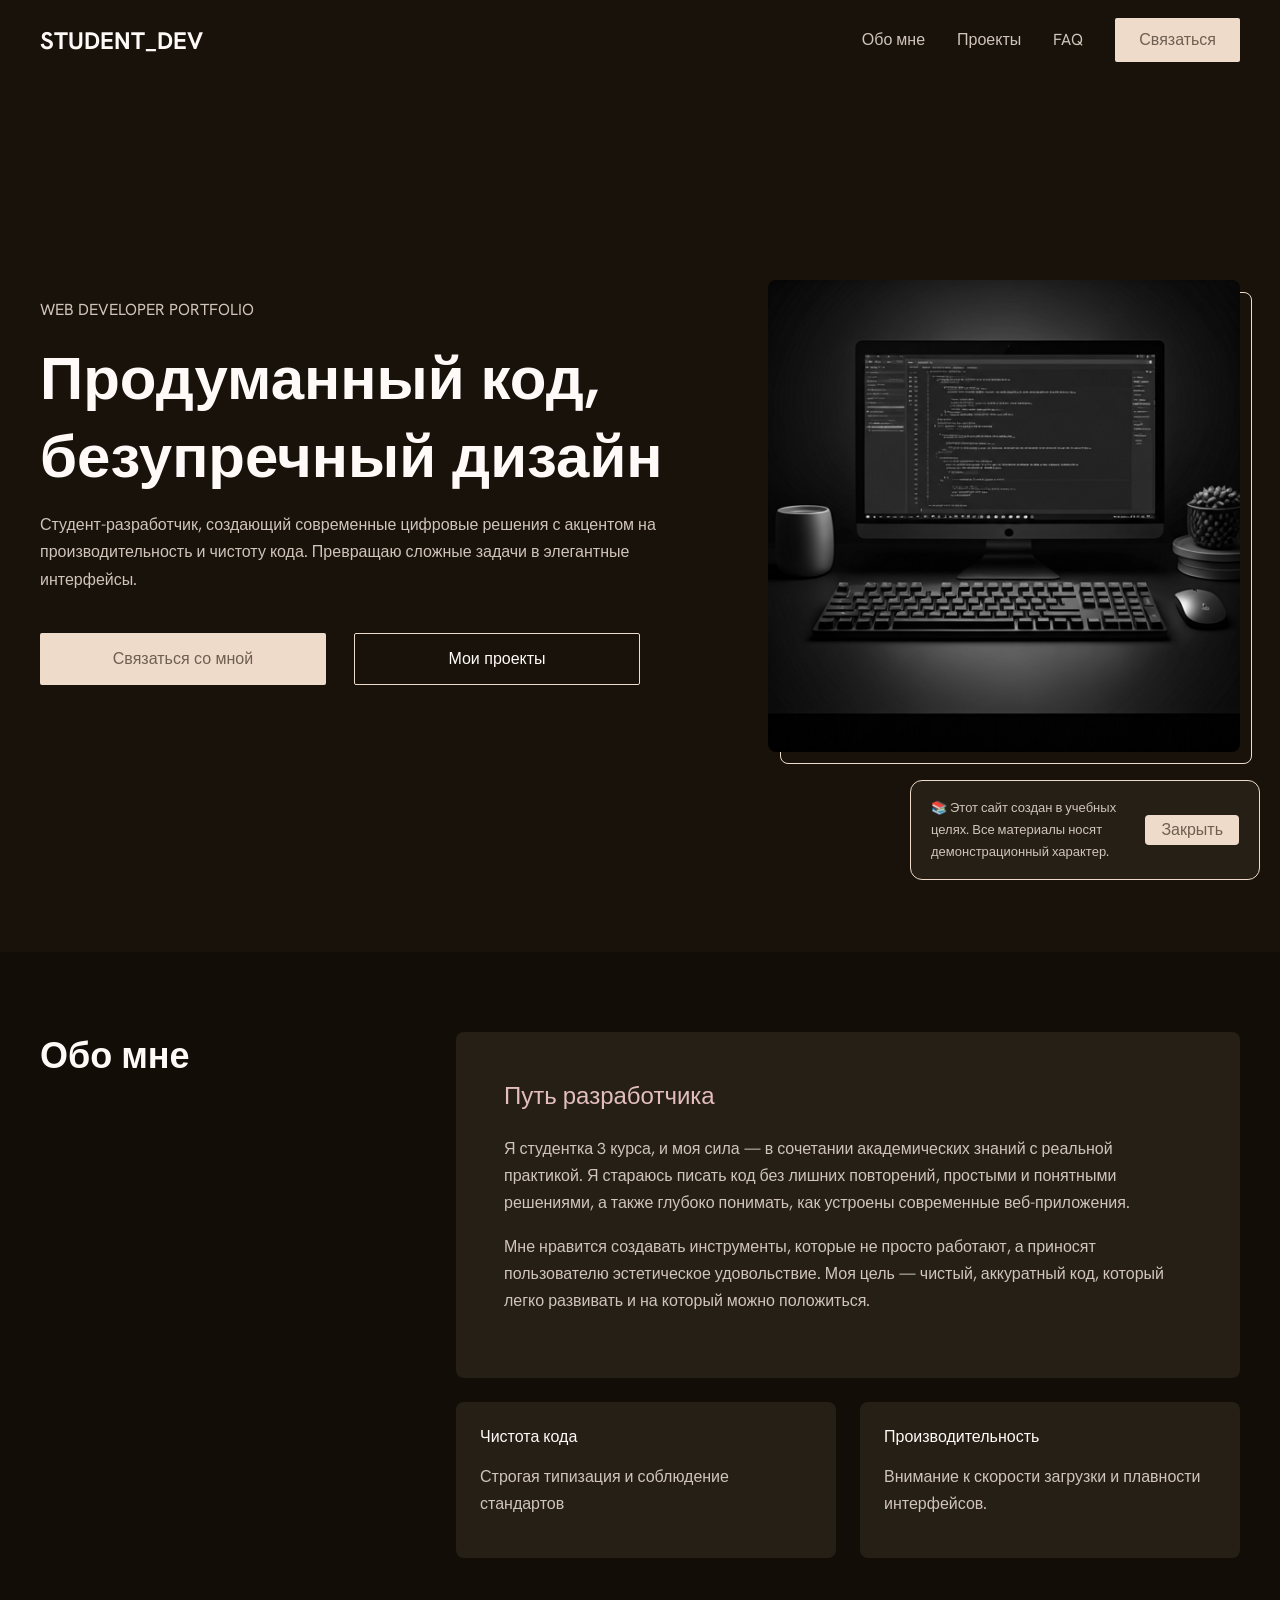
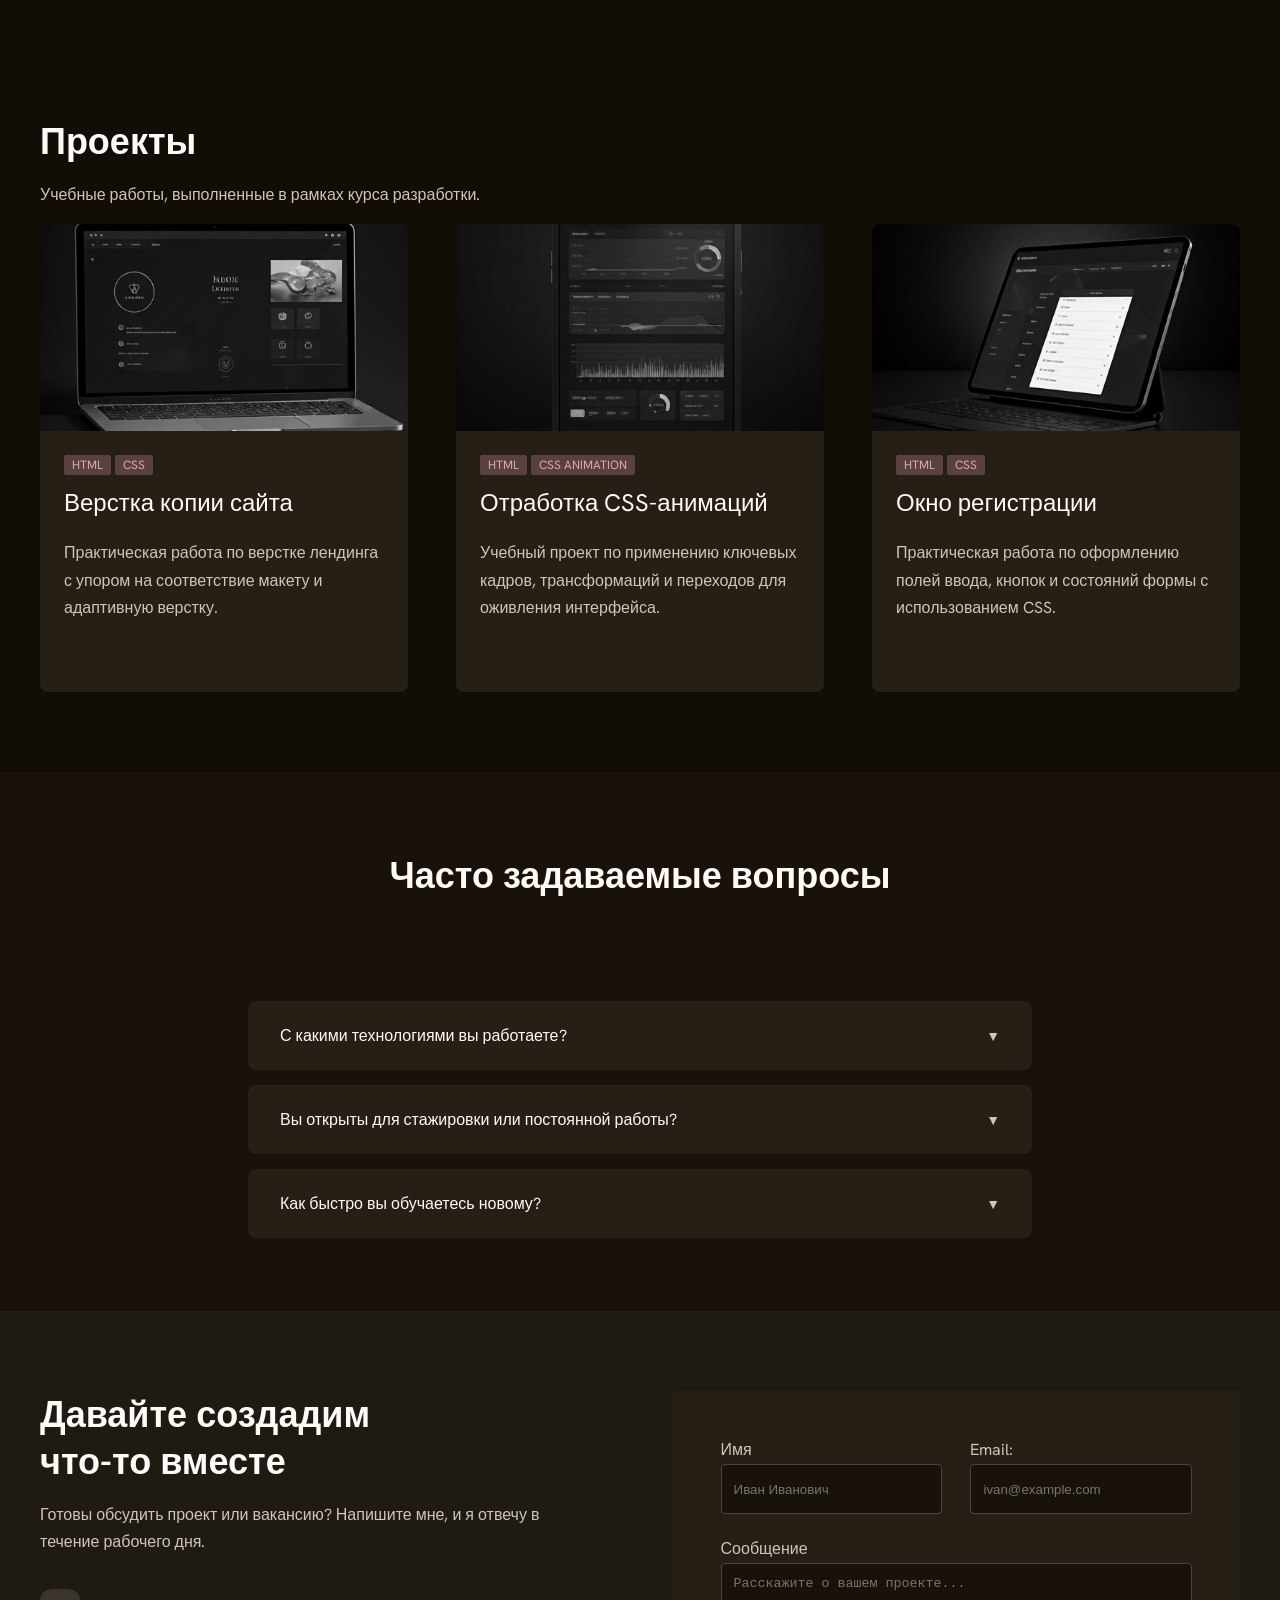
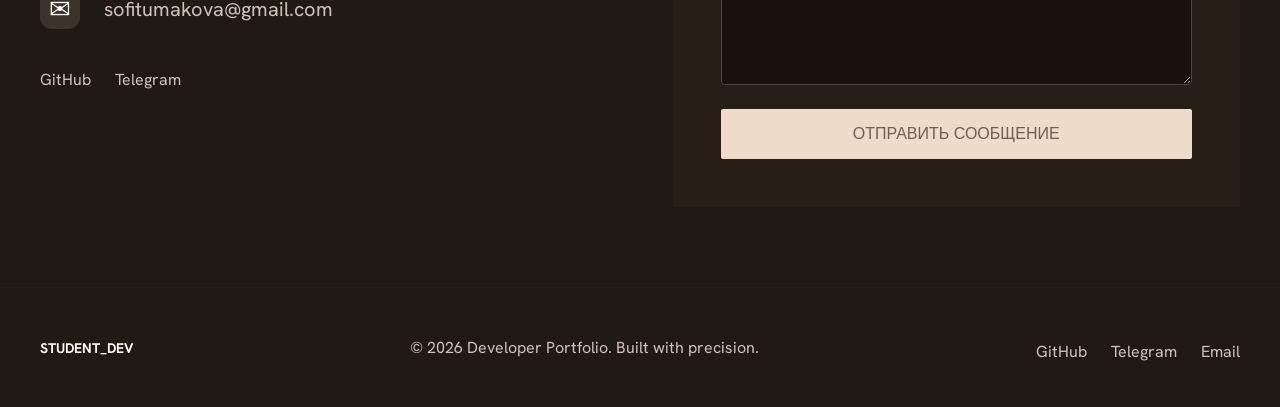
<file: пм_05 — без одного блока + адаптив/html/index.html>
<!DOCTYPE html>
<html lang="ru">
<head>
    <meta charset="UTF-8">
    <meta name="description">
    <meta name="viewport" content="width=device-width, initial-scale=1.0">
    <title>Tumakova — портфолио веб-разработчика</title>
    <link rel="preconnect" href="https://fonts.googleapis.com">
    <link href="https://fonts.googleapis.com/css2?family=Hanken+Grotesk:wght@200;300;400;500;600;700;800&display=swap" rel="stylesheet">
    <link rel="stylesheet" href="../css/style.css">
</head>
<body>
    <header>
        <div class="content jcsb">
            <div class="logo">STUDENT_DEV</div>

            <div class="burger">
                <span></span>
                <span></span>
                <span></span>
            </div>

            <nav class="navigation jcsb">
                <a href="#about">Обо мне</a>
                <a href="#projects">Проекты</a>
                <a href="#faq">FAQ</a>
                <button type="button" class="btn-contact">Связаться</button>
            </nav>
        </div>
    </header>
    <main>
        <div class="hero">
            <div class="content jcsb">
                <div class="hero-text">
                    <p>WEB DEVELOPER PORTFOLIO</p>
                    <h1>Продуманный код, безупречный дизайн</h1>
                    <p>Студент-разработчик, создающий современные цифровые решения с акцентом на производительность и чистоту кода. Превращаю сложные задачи в элегантные интерфейсы.</p>
                    <div class="hero-button">
                        <button type="button" class="btn-contact">Связаться со мной</button>
                        <button type="button" class="btn-projects">Мои проекты</button>
                    </div>
                </div>
                <div class="hero-image">
                    <img src="../png/block-hero.png" alt="">
                    <div class="frame"></div>
                </div>
            </div>
        </div>
        
            <div id="info-popup" class="info-popup">
                <div class="info-content">
                    <p>📚 Этот сайт создан в учебных целях. Все материалы носят демонстрационный характер.</p>
                    <button id="close-info">Закрыть</button>
                </div>
            </div>

        <div class="about" id="about">
            <div class="content jcsb">
                <h2>Обо мне</h2>
                <div class="about-block">
                    <div class="about-main">
                        <h3>Путь разработчика</h3>
                        <p>Я студентка 3 курса, и моя сила — в сочетании академических знаний с реальной практикой. Я стараюсь писать код без лишних повторений, простыми и понятными решениями, а также глубоко понимать, как устроены современные веб-приложения.</p>
                        <p>Мне нравится создавать инструменты, которые не просто работают, а приносят пользователю эстетическое удовольствие. Моя цель — чистый, аккуратный код, который легко развивать и на который можно положиться.</p>
                    </div>
                    <div class="about-card">
                        <h4>Чистота кода</h4>
                        <p>Строгая типизация и соблюдение стандартов</p>
                    </div>
                    <div class="about-card">
                        <h4>Производительность</h4>
                        <p>Внимание к скорости загрузки и плавности интерфейсов.</p>
                    </div>
                </div>
            </div>
        </div>
        
        <div class="projects" id="projects">
            <div class="content">
                <h2>Проекты</h2>
                <p>Учебные работы, выполненные в рамках курса разработки.</p>
                <div class="card jcsb">
                    <a href="https://github.com/sofitumakova-ops/copy-of-website" target="_blank" rel="noopener noreferrer" class="card-link">
                        <div>
                            <div class="image-container">
                                <img src="../png/block-copy.png" alt="">
                            </div>
                            <div class="description">
                                <div class="tags">
                                    <div class="tag">HTML</div>
                                    <div class="tag">CSS</div>
                                </div>
                                <h4>Верстка копии сайта</h4>
                                <p>Практическая работа по верстке лендинга с упором на соответствие макету и адаптивную верстку.</p>
                            </div>
                        </div>
                    </a>
                    <a href="https://github.com/sofitumakova-ops/css-animation" target="_blank" rel="noopener noreferrer" class="card-link">    
                        <div>
                            <div class="image-container">
                                <img src="../png/block-animation.png" alt="">
                            </div>
                            <div class="description">
                                <div class="tags">
                                    <div class="tag">HTML</div>
                                    <div class="tag">CSS ANIMATION</div>
                                </div>
                                <h4>Отработка CSS-анимаций</h4>
                                <p>Учебный проект по применению ключевых кадров, трансформаций и переходов для оживления интерфейса.</p>
                            </div>
                        </div>
                    </a>
                    <a href="https://github.com/sofitumakova-ops/Forms" target="_blank" rel="noopener noreferrer" class="card-link">
                        <div>
                            <div class="image-container">
                                <img src="../png/block-form.png" alt="">
                            </div>
                            <div class="description">
                                <div class="tags">
                                    <div class="tag">HTML</div>
                                    <div class="tag">CSS</div>
                                </div>
                                <h4>Окно регистрации</h4>
                                <p>Практическая работа по оформлению полей ввода, кнопок и состояний формы с использованием CSS.</p>
                            </div>
                        </div>
                    </a>
                </div>
            </div>
        </div>

        <div class="faq" id="faq">
            <div class="content jcsb">
                <h2>Часто задаваемые вопросы</h2>
                <div class="faq-item">
                    <input type="checkbox" id="faq1">
                    <label for="faq1">С какими технологиями вы работаете?</label>
                    <div class="faq-answer"><p>Моя сильная сторона — верстка: HTML5, CSS3, адаптивный дизайн, анимации. Работаю с Figma (могу читать макеты) и Git (базовые команды). На 4-м курсе планирую освоить JavaScript и работу с базами данных для перехода к полноценной фронтенд-разработке.</p></div>
                </div>
                <div class="faq-item">
                    <input type="checkbox" id="faq2">
                    <label for="faq2">Вы открыты для стажировки или постоянной работы?</label>
                    <div class="faq-answer"><p>Да, я активно рассматриваю предложения по работе и стажировкам, где смогу применить свои навыки и внести вклад в реальные продукты.</p></div>
                </div>
                <div class="faq-item">
                    <input type="checkbox" id="faq3">
                    <label for="faq3">Как быстро вы обучаетесь новому?</label>
                    <div class="faq-answer"><p>Быстрая адаптация — моя сильная сторона. При необходимости я быстро осваиваю новые инструменты и подходы.</p></div>
                </div>
            </div>
        </div>

        <div class="contact" id="contact">
            <div class="content jcsb">
                <div class="text">
                    <h2>Давайте создадим <br> что-то вместе</h2>
                    <p>Готовы обсудить проект или вакансию? Напишите мне, и я отвечу в течение рабочего дня.</p>
                    <a href="mailto:sofitumakova@gmail.com" class="email-block">
                        <section>
                            <div>✉</div>
                            <p>sofitumakova@gmail.com</p>
                        </section>
                    </a>
                    <div class="communication">
                        <a href="https://github.com/sofitumakova-ops" target="_blank" rel="noopener noreferrer">GitHub</a>
                        <a href="https://t.me/ggrrgrgrgg" target="_blank" rel="noopener noreferrer">Telegram</a>
                    </div>
                </div>
                <form class="fill jcsb" action="submit.php" method="POST">
                    <section><label for="name">Имя</label>
                    <input type="text" id="name"  name="name" placeholder="Иван Иванович"></section>
                    <section><label for="email">Email:</label>
                    <input type="email" id="email" name="email" placeholder="ivan@example.com"></section>
                    <section><label for="message">Сообщение</label>
                    <textarea id="message" name="message" placeholder="Расскажите о вашем проекте..."></textarea>
                    <button type="submit">ОТПРАВИТЬ СООБЩЕНИЕ</button>
                </form>    
            </div>
        </div>
    </main>
    <footer>
        <div class="content jcsb">
            <div class="logo">STUDENT_DEV</div>
            <p>© 2026 Developer Portfolio. Built with precision.</p>
            <div class="communication">
                <a href="https://github.com/sofitumakova-ops" target="_blank" rel="noopener noreferrer">GitHub</a>
                <a href="https://t.me/ggrrgrgrgg" target="_blank" rel="noopener noreferrer">Telegram</a>
                <a href="mailto:sofitumakova@gmail.com">Email</a>
            </div>
        </div>
    </footer>
    <script src="../js/main.js"></script>
</body>
</html>
</file>
<file: пм_05 — без одного блока + адаптив/css/style.css>
*, *::before, *::after {
     box-sizing: border-box; 
}

body{
    font-family: 'Hanken Grotesk', -apple-system, BlinkMacSystemFont, 'Segoe UI', sans-serif;
    margin: 0;
    background-color: #18120B;
}

.content {
    box-sizing: border-box;
    max-width: 1280px;
    margin: 0 auto;
    padding: 0 40px;
}

p,a{
    font-size: 16px;
    color: #D0C4BB;
    line-height: 1.7;
}

h1{
    margin: 0;
    font-size: 60px;
    color: #FFFAF8;
}

h2{
    margin: 0;
    color: #FFFAF8;
    font-size: 36px;
}

h3{
    color: #E3BEBD;
    font-size: 24px;
    font-weight: 200;
    margin-top: 0;
    margin-bottom: 24px;
}

h4{
    color: #FFFAF8;
    font-size: 16px;
    font-weight: 400;
    margin-top: 0;
    margin-bottom: 12px;
}

button{
    font-size: 16px;
    background-color: #EFDBC9;
    color: #6E5F51;
    border: 0;
    border-radius: 2px;
}

button:active {
  transform: scale(0.95); 
}

.jcsb{display: flex; justify-content: space-between;}

header {
    position: fixed;
    background-color: #18120B;
    color: #D0C4BB;
    font-size: 26px;
    height: 80px;
    align-content: center;
    width: 100%;
    top: 0;
    z-index: 100;
    display: flex;
}

header .content {
    width: 100%;
    align-items: center;
}

.logo {
    color: #FFFAF8;
    font-size: 24px;
    font-weight: bold;
}

.navigation {
    font-size: 14px;
    gap: 32px;
}

.navigation a {
    position: relative;
    text-decoration: none;
    padding: 8px 0;
    transition: color 0.3s ease;
}

.navigation a:hover {
    color: #EFDBC9;
}

.navigation a.active {
    color: #FFFAF8;
    font-size: 16px;
    font-weight: 700;
}

.navigation a.active::after {
    content: "";
    position: absolute;
    left: 50%;
    transform: translateX(-50%);
    bottom: -12px;
    width: 70px;
    height: 2px;
    background: #EFDBC9;
}

.navigation button {
    padding: 6px 24px;
}
main{
    padding-top: 80px;
}

.about, .skills, .projects, .faq, .contact{padding: 80px 0;}

.hero{
    margin: 200px 0;
}

.hero-text{
    width: 680px;
    min-height: 385px;
}

.hero-image{
    position: relative;
    width: 472px;
    height: 472px;
}

.hero-image img{
    width: 472px;
    height: 472px;
    object-fit: cover;
    position: relative;
    z-index: 2;
    filter: grayscale(100%);
    transition: filter 0.4s ease;
    border-radius: 8px;
}

.hero-image:hover img {
    filter: grayscale(0%);
}

.frame{
    position: absolute;
    top: 12px;
    left: 12px;
    width: 472px;
    height: 472px;
    border: 1px solid #EFDBC9;
    border-radius: 8px;
    z-index: 1;
}

.hero-button button{
    margin-top: 24px;
    width: 286px;
    height: 52px;
}

.hero-button :nth-child(2){
    margin-left: 24px;
    color: #FFFAF8;
    background-color: #18120B;
    border: 1px solid #EFDBC9;
}

.about, .projects{background-color: #120D06;}


.about-block{
    max-width: 784px; 
    display: flex;
    flex-wrap: wrap;
    gap: 24px;
}

.about-block div{
    background-color: #251F16;
    border-radius: 8px;
    box-sizing: border-box;
}

.about-block .about-main {
    width: 784px;
    padding: 48px;
}

.about-block .about-card {
    width: 380px;
    min-height: 153px;
    padding: 24px;
}

.card-link {
    text-decoration: none; 
    color: inherit;              /* наследуем цвет текста */
    display: block;              
    
}

.card-link > div{
    border-radius: 8px;
    background-color: #251F16;
    width: 368px;
    height: 468.6px;
}

.card .image-container {
    width: 368px;
    height: 207px;
    overflow: hidden;
    border-radius: 8px 8px 0 0;
}

.card .image-container img {
    width: 100%;
    height: 100%;
    object-fit: cover;
    filter: grayscale(100%);
    transition: transform 0.4s ease, filter 0.4s ease;
    transform: scale(1);
}

.card div:hover .image-container img {
    transform: scale(1.1);
    filter: grayscale(0%);
}

.card section{
    display: flex;
}

.card section div{
    align-content: center;
    height: 20px;
    background-color: #5B4040;
    width: auto;
    padding: 0 4px;
    margin-right: 4px;
    border-radius: 2px;
}

.card h4{
    font-size: 24px;
    margin-top: 8px;
}

.description{
    color: #D1ADAC;
    font-size: 13px;
    padding: 24px;
}

.tags {
    display: flex;
    flex-wrap: wrap;
    gap: 4px;
}

.tag {
    display: inline-block; 
    background-color: #5B4040;
    height: 20px;
    padding: 0 8px;
    border-radius: 2px;
    font-size: 12px;
    /*color: #FFFAF8;*/
    line-height: 20px;  
}

.faq .content{
    flex-direction: column;
    align-items: center;
    gap: 22px;
}

.faq .content h2{margin-bottom: 80px;}

.faq-item label {
    display: flex;
    justify-content: space-between;
    background-color: #251F16;
    color: #FFFAF8;
    width: 784px;
    padding: 24px 32px;
    border-radius: 8px;
    cursor: pointer;
    position: relative;
    transition: border-color 0.3s ease;
}

.faq-item label::after {
    content: "▼";
    font-size: 14px;
    color: #D0C4BB;
    position: absolute;
    right: 32px;
    top: 50%;
    transform: translateY(-50%);
    transition: transform 0.3s ease;
}


.faq-item input:checked ~ label::after {
    transform: translateY(-50%) rotate(180deg);
}

.faq-answer {
    width: 784px;
    padding: 0 24px;
    max-height: 0;
    overflow: hidden;
    background-color: #251F16;
    color: #D0C4BB;
    border-radius: 0 0 8px 8px;
    transition: max-height 0.2s ease;
    margin-top: -7px;
}

.faq-item input:checked ~ .faq-answer {
    max-height: 1000px;
    border-top: none;
}

.faq-item input {
    display: none; 
}

.contact{
    background-color: #201B12;
}

.communication{
    display: flex;
    margin-top:20px;
    gap: 24px;
}

.communication a {
    text-decoration: none;
}

.email-block {
    display: inline-block;
    text-decoration: none;
    transition: background-color 0.3s ease, color 0.3s ease, transform 0.3s ease;
}

.email-block p{
    font-size: 20px;
}

.email-block section{
    font-size: 26px;
    display: flex;
    align-items: center;
    gap:24px;
    transition: color 0.3s ease;
}

.email-block section div{
    display: flex;
    align-items: center;
    justify-content: center;
    text-align: center;
    height: 40px;
    width: 40px;
    border-radius: 12px;
    color: #FFFAF8;
    background-color: #3B342A;
    transition: background-color 0.3s ease, color 0.3s ease;
}

.email-block:hover section div {
    background-color: #EFDBC9;
    color: #18120B;
    
}

.email-block:hover section p {
    color: #EFDBC9;
}

.fill{
    display: flex;
    flex-wrap: wrap;
    margin: 0 0 0 80px;
    width: 666.67px;
    padding: 48px;
    background-color: #251F16;
}

label, input, textarea{
    color: #D0C4BB;
}

.fill section{
    display: flex;
    flex-direction: column;
    width: 47%;
}

.fill section input, .fill section textarea{
    background-color: #18120B;
    border: 1px solid #4D453E;
    border-radius: 4px;
    height: 50px;
    margin: 4px 0 24px 0;
    padding: 0 12px;
}

.fill section textarea {
    padding: 12px;
    min-height: 122px;
    resize: vertical;
}

.fill :nth-child(3){
    width: 100%;
}

.fill button{
    width: 100%;
    height: 50px;
}

footer {
    display: flex;
    height: 120px;
    align-items:center;
    border-top: 0.01rem solid #251F16;
    background-color: #201B12;
}

footer .content{
    width: 100%;
}

footer .logo{
    align-content: center;
    font-size: 14px;
}

.info-popup {
    position: fixed;
    bottom: 20px;
    right: 20px;
    max-width: 350px;
    background: #251F16;
    border: 1px solid #EFDBC9;
    border-radius: 12px;
    padding: 16px 20px;
    z-index: 2000;
    opacity: 0;
    transform: translateX(100%);
    transition: 0.4s;
}

.info-popup.show {
    opacity: 1;
    transform: translateX(0);
}

.info-content {
    display: flex;
    gap: 12px;
    align-items: center;
}

.info-content p {
    margin: 0;
    font-size: 13px;
    color: #D0C4BB;
}

.info-content button {
    background: #EFDBC9;
    border: none;
    padding: 6px 16px;
    border-radius: 4px;
    cursor: pointer;
}


@media (max-width: 1024px) {

    .content {
        padding: 0 24px;
    }

    h1 {
        font-size: 48px;
    }

    .hero {
        margin: 100px 0;
    }

    .hero .content {
        flex-direction: column;
        align-items: center;
        gap: 60px;
    }

    .hero-text {
        width: 100%;
        height: auto;
        text-align: center;
    }

    .hero-image {
        width: 472px;
        height: 472px;
    }

    .about .content {
        flex-direction: column;
        gap: 40px;
    }

    .about-block {
        max-width: 100%;
    }

    .about-block > :nth-child(1),
    .about-block > :nth-child(2),
    .about-block > :nth-child(3) {
        width: 100%;
    }

    .card {
        flex-wrap: wrap;
        justify-content: center;
        gap: 24px;
    }

    .contact .content {
        flex-direction: column;
        gap: 40px;
    }

    .fill {
        margin: 0;
        width: 100%;
        max-width: 100%;
        box-sizing: border-box;
    }

    .faq-item {
        width: 100%;
        max-width: 784px;
    }

    .faq-item label,
    .faq-answer {
        width: 100%;
        box-sizing: border-box;
    }
}

.burger {
    display: none;
    flex-direction: column;
    gap: 5px;
    cursor: pointer;
}

.burger span {
    width: 28px;
    height: 3px;
    background-color: #FFFAF8;
    border-radius: 2px;
    transition: 0.3s;
}

@media (max-width: 768px) {

    .content {
        padding: 0 20px;
    }

        header .content {
        flex-direction: row;
        align-items: center;
    }

    .burger {
        display: flex;
    }

    .navigation {
        position: absolute;
        top: 80px;
        left: 0;
        width: 100%;
        background-color: #18120B;

        flex-direction: column;
        align-items: center;
        gap: 20px;

        padding: 25px 0;

        display: none;
        border-top: 1px solid #251F16;
        z-index: 99;
    }

    .navigation.active {
        display: flex;
    }

    .navigation a {
        font-size: 16px;
    }

    .navigation button {
        width: 220px;
        height: 48px;
        background-color: #EFDBC9;
        color: #6E5F51;
        border: none;
        border-radius: 2px;
    }

    main {
        padding-top: 80px;
    }

    h1 {
        font-size: 36px;
        line-height: 1.2;
    }

    h2 {
        font-size: 28px;
        text-align: center;
    }

    h3 {
        font-size: 22px;
    }

    .hero {
        margin: 60px 0;
    }

    .hero .content {
        flex-direction: column;
        gap: 40px;
    }

    .hero-text {
        width: 100%;
        text-align: center;
    }

    .hero-image {
        width: 100%;
        max-width: 320px;
        height: 320px;
    }

    .hero-image img {
        width: 100%;
        height: 320px;
    }

    .frame {
        width: 100%;
        height: 320px;
    }

    .hero-button {
        display: flex;
        flex-direction: column;
        gap: 12px;
    }

    .hero-button button {
        width: 100%;
        margin: 0;
    }

    .hero-button :nth-child(2) {
        margin-left: 0;
    }

    .about,
    .projects,
    .faq,
    .contact {
        padding: 60px 0;
    }

    .about-block > :nth-child(1) {
        padding: 24px;
    }

    .about-block > :nth-child(2),
    .about-block > :nth-child(3) {
        padding: 20px;
    }

    .card {
        flex-direction: column;
        align-items: center;
        gap: 24px;
    }

    .card > div {
        width: 100%;
        max-width: 400px;
        height: auto;
    }

    .card .image-container {
        width: 100%;
    }

    .faq .content h2 {
        margin-bottom: 40px;
    }

    .faq-item label {
        padding: 18px;
        font-size: 15px;
    }

    .faq-answer {
        padding: 0 18px;
    }

    .text {
        text-align: center;
    }

    .text section {
        justify-content: center;
    }

    .communication {
        flex-wrap: wrap;
        justify-content: center;
        gap: 12px;
    }

    .fill {
        padding: 24px;
    }

    .fill section {
        width: 100%;
    }

    .fill section input,
    .fill section textarea {
        width: 100%;
        box-sizing: border-box;
    }

    footer {
        height: auto;
        padding: 30px 0;
    }

    footer .content {
        flex-direction: column;
        gap: 15px;
        text-align: center;
    }
}

/*МАЛЕНЬКИЕ ТЕЛЕФОНЫ*/

@media (max-width: 480px) {

    h1 {
        font-size: 30px;
    }

    .hero-image {
        max-width: 280px;
        height: 280px;
    }

    .hero-image img {
        height: 280px;
    }

    .frame {
        height: 280px;
    }

    .fill {
        padding: 20px;
    }

    .navigation {
        gap: 10px;
    }

    .navigation a {
        font-size: 14px;
    }
    
    .info-popup {
        left: 20px;
        right: 20px;
        bottom: 20px;
        max-width: none;
    }
}
</file>
